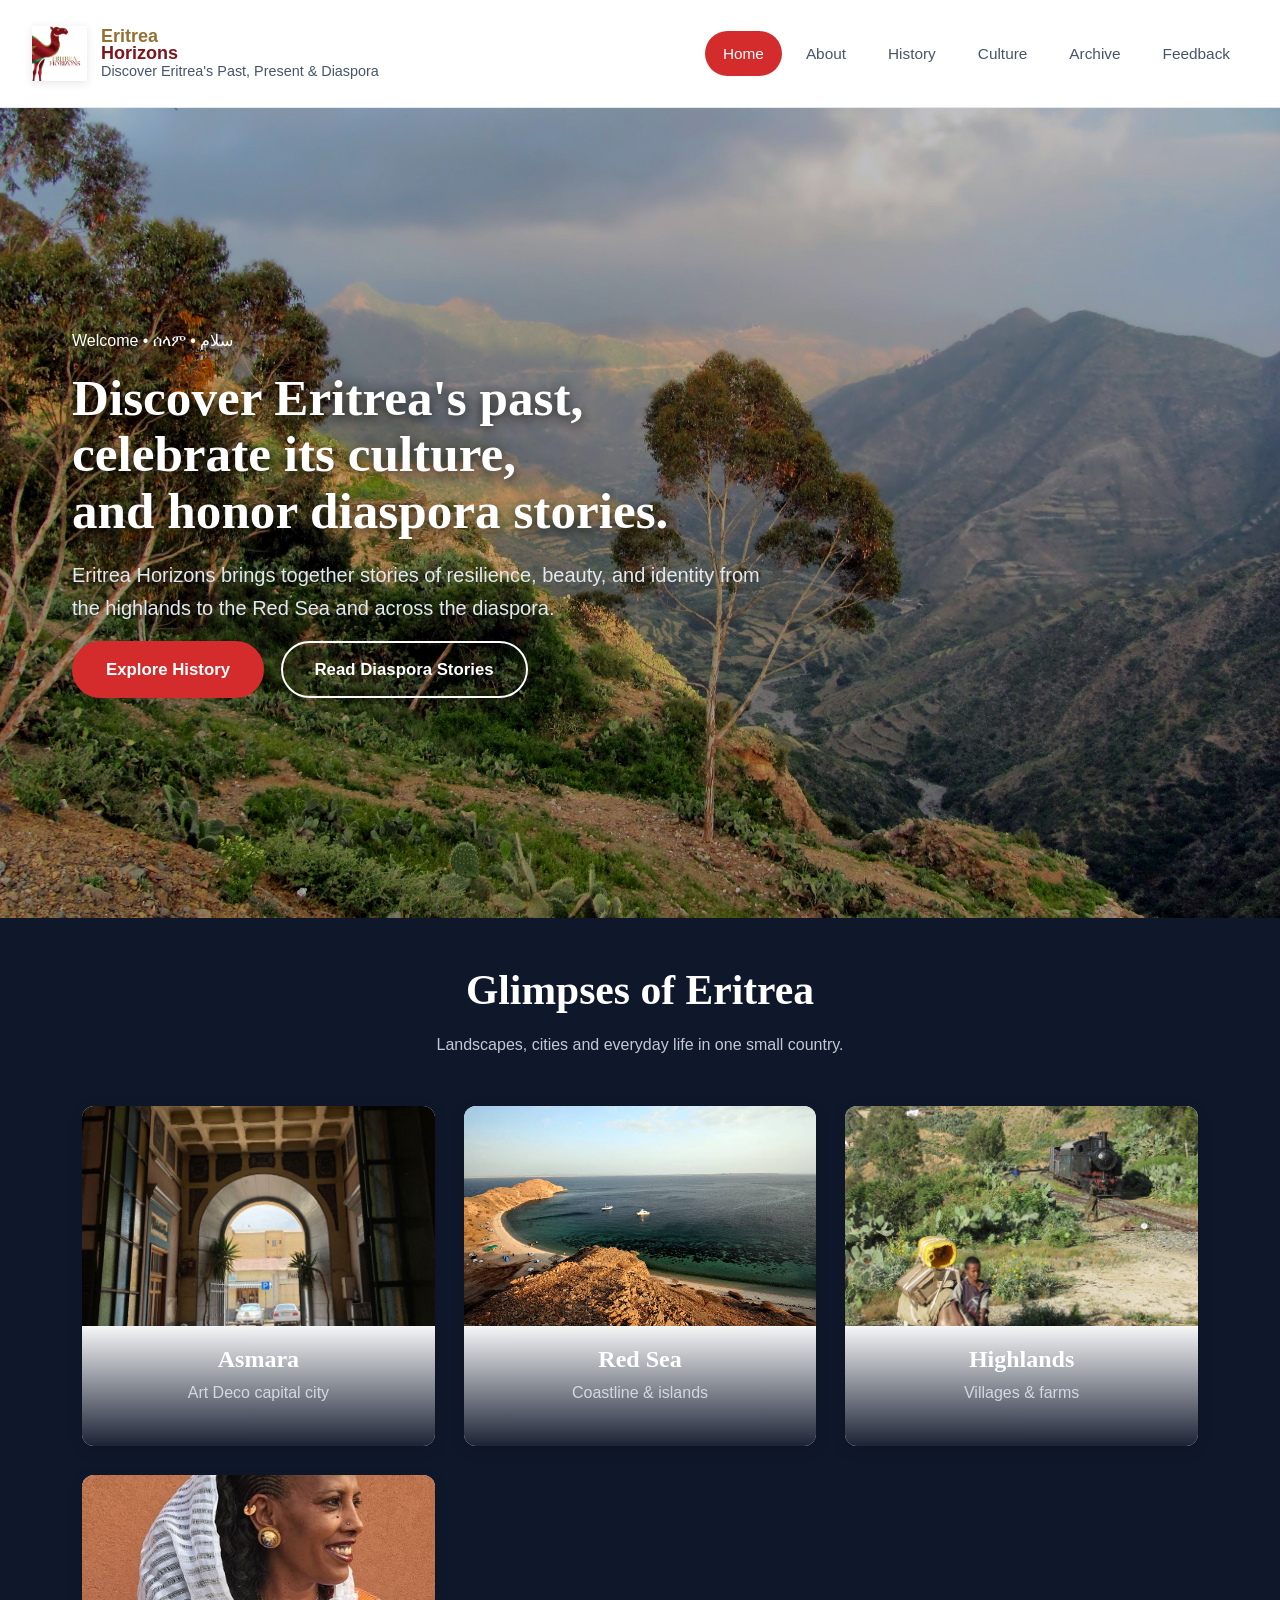
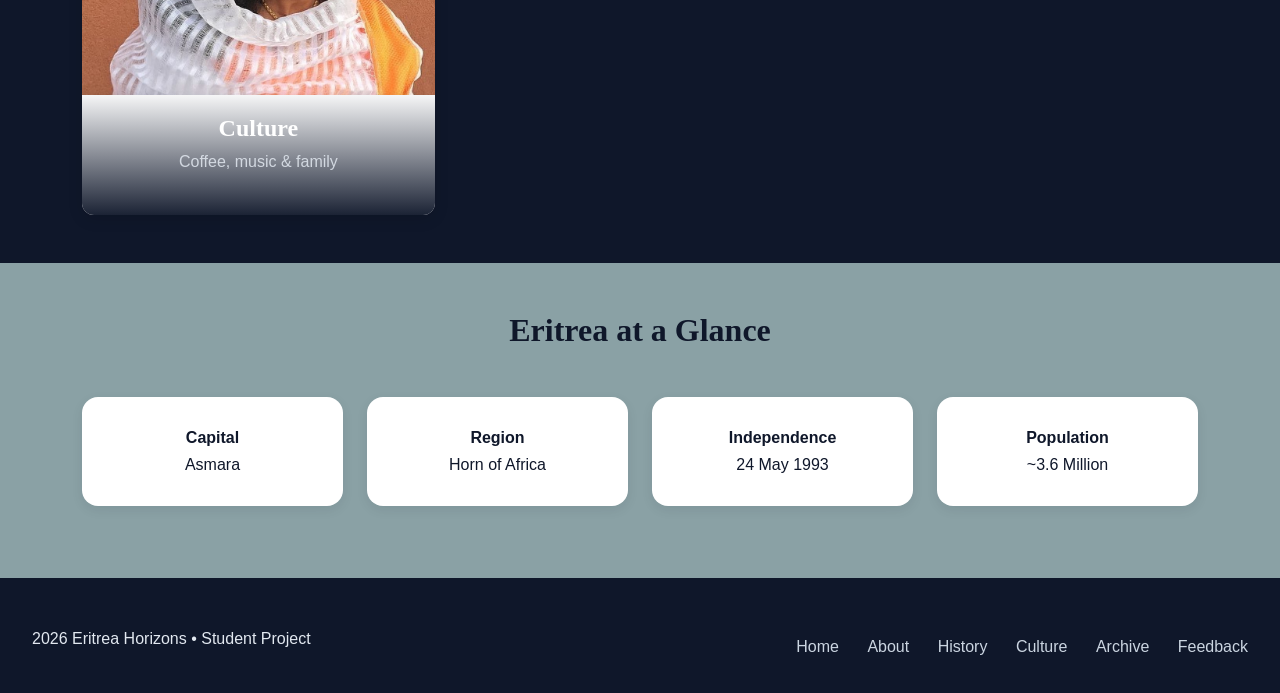
<file: index.html>
<!DOCTYPE html>
<html lang="en">
<head>
  <meta charset="UTF-8" />
  <meta name="viewport" content="width=device-width, initial-scale=1.0" />
  <title>Eritrea Horizons | Home</title>
  
  <link href="https://cdn.jsdelivr.net/npm/bootstrap@5.3.3/dist/css/bootstrap.min.css" rel="stylesheet">
  <link rel="stylesheet" href="style.css" />
</head>
<body class="page-home theme-warm">

  <header class="site-header">
    <div class="header-inner container">
      <a href="index.html" class="brand">
        <img src="images/eritrea-horizons-logo.png" 
             alt="Eritrea Horizons Logo" 
             class="logo-img" 
             width="165" 
             height="55">
        <div class="brand-text">
          <span class="eritrea-gold">Eritrea</span><br> 
          <span class="horizons-red">Horizons</span>
          <span class="brand-tagline">Discover Eritrea's Past, Present & Diaspora</span>
        </div>
      </a>

      <nav class="site-nav ms-auto" aria-label="Main navigation">
        <ul>
          <li><a href="index.html" class="nav-link is-active">Home</a></li>
          <li><a href="about.html" class="nav-link">About</a></li>
          <li><a href="history.html" class="nav-link">History</a></li>
          <li><a href="culture.html" class="nav-link">Culture</a></li>
          <li><a href="archive.html" class="nav-link">Archive</a></li>
          <li><a href="feedback.html" class="nav-link nav-cta">Feedback</a></li>
        </ul>
      </nav>

      <button class="nav-toggle" aria-expanded="false" aria-label="Toggle navigation">
        <span class="nav-toggle-bar"></span>
        <span class="nav-toggle-bar"></span>
      </button>
    </div>
  </header>

  <main>
  
    <section class="hero">
      <div class="hero-bg"></div>
      <div class="hero-overlay"></div>
      
      <div class="hero-content container">
        <div class="hero-copy">
          <p class="eyebrow">Welcome • ሰላም • سلام</p>
          <h1>Discover Eritrea's past,<br>celebrate its culture,<br>and honor diaspora stories.</h1>
          
          <p class="hero-text">
            Eritrea Horizons brings together stories of resilience, beauty, and identity from the highlands to the Red Sea and across the diaspora.
          </p>

          <div class="hero-actions">
            <a href="history.html" class="btn primary">Explore History</a>
            <a href="archive.html" class="btn ghost">Read Diaspora Stories</a>
          </div>
        </div>
      </div>
    </section>


    <section class="section-glimpses py-5">
      <div class="container">
        <h2 class="text-center mb-3">Glimpses of Eritrea</h2>
        <p class="text-center mb-5 text-muted">Landscapes, cities and everyday life in one small country.</p>

        <div class="glimpses-grid">
          <div class="glimpse-card">
            <div class="glimpse-image" style="background-image: url('images/Asmara\ Post\ Office\,\ 🇪🇷.jfif');"></div>
            <div class="glimpse-content">
              <h3>Asmara</h3>
              <p>Art Deco capital city</p>
            </div>
          </div>

          <div class="glimpse-card">
            <div class="glimpse-image" style="background-image: url('images/dahlak\ island\,\ red\ sea.jpg');"></div>
            <div class="glimpse-content">
              <h3>Red Sea</h3>
              <p>Coastline & islands</p>
            </div>
          </div>

          <div class="glimpse-card">
            <div class="glimpse-image" style="background-image: url('images/ERI\ landscape\ and\ train.jpg');"></div>
            <div class="glimpse-content">
              <h3>Highlands</h3>
              <p>Villages & farms</p>
            </div>
          </div>

          <div class="glimpse-card">
            <div class="glimpse-image" style="background-image: url('images/eritrean-woman.jpeg');"></div>
            <div class="glimpse-content">
              <h3>Culture</h3>
              <p>Coffee, music & family</p>
            </div>
          </div>
        </div>
      </div>
    </section>

 
    <section class="section-glance py-5">
      <div class="container">
        <h2 class="text-center mb-5">Eritrea at a Glance</h2>
        
        <div class="facts-grid">
          <div class="fact-item" data-explain="Known for its beautiful Italian colonial architecture and UNESCO World Heritage status.">
            <strong>Capital</strong><br>
            <span>Asmara</span>
          </div>
          <div class="fact-item" data-explain="Located in the Horn of Africa along the strategic Red Sea coastline.">
            <strong>Region</strong><br>
            <span>Horn of Africa</span>
          </div>
          <div class="fact-item" data-explain="Gained independence on 24 May 1993 after a 30-year armed struggle.">
            <strong>Independence</strong><br>
            <span>24 May 1993</span>
          </div>
          <div class="fact-item" data-explain="Approximately 3.6 million people from nine ethnic groups.">
            <strong>Population</strong><br>
            <span>~3.6 Million</span>
          </div>
        </div>
        
        <div id="fact-explanation" class="fact-explanation mt-4 text-center"></div>
      </div>
    </section>
  </main>

  <footer class="site-footer">
    <div class="container footer-inner">
      <div class="footer-left">
        <p><span id="year"></span> Eritrea Horizons • Student Project</p>
      </div>
      <div class="footer-nav">
        <a href="index.html">Home</a>
        <a href="about.html">About</a>
        <a href="history.html">History</a>
        <a href="culture.html">Culture</a>
        <a href="archive.html">Archive</a>
        <a href="feedback.html">Feedback</a>
      </div>
    </div>
  </footer>

  <script src="https://cdn.jsdelivr.net/npm/bootstrap@5.3.3/dist/js/bootstrap.bundle.min.js"></script>
  <script src="script.js"></script>
</body>
</html>
</file>
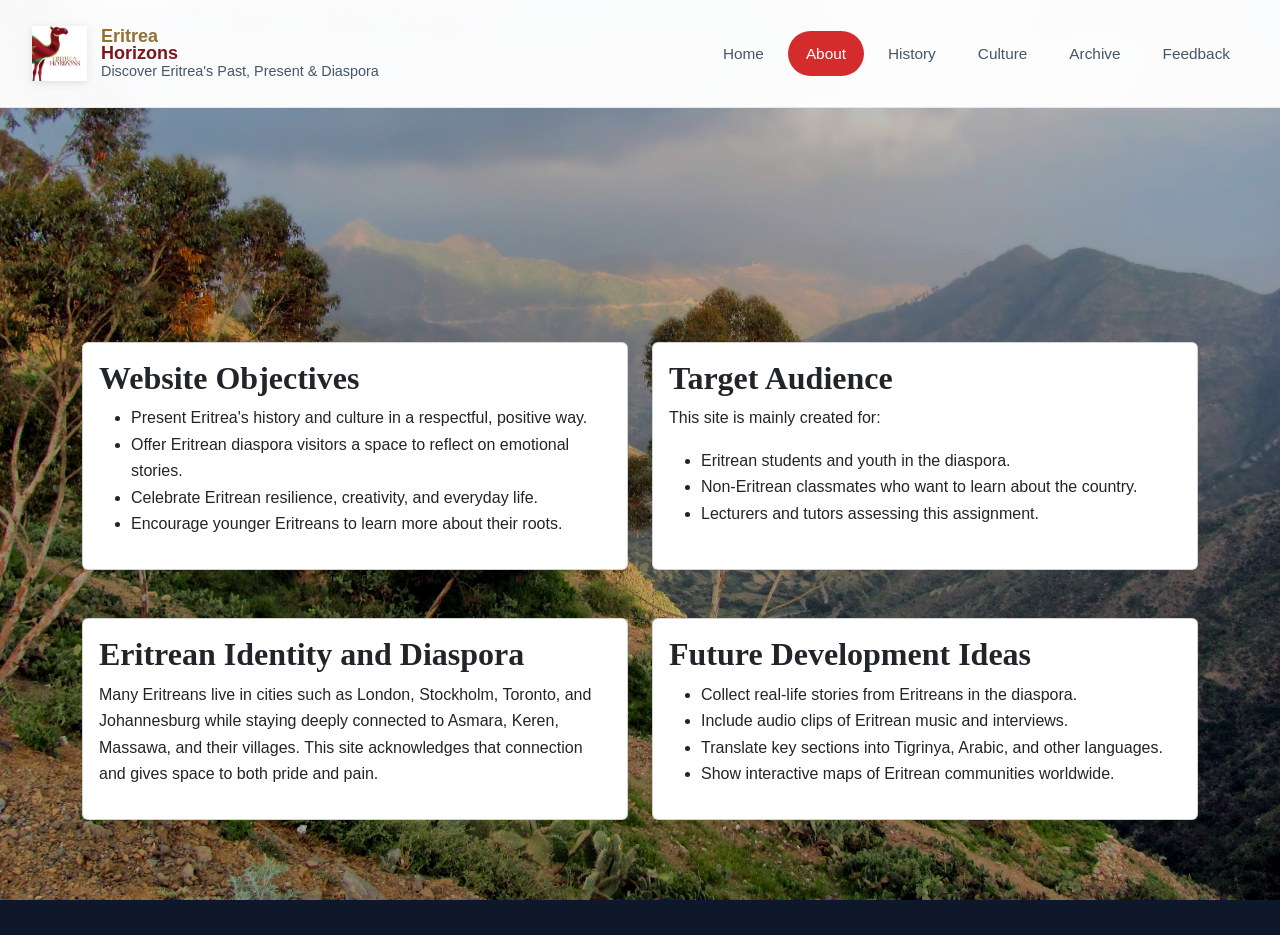
<file: about.html>
<!DOCTYPE html>
<html lang="en">
<head>
  <meta charset="UTF-8" />
  <meta name="viewport" content="width=device-width, initial-scale=1.0" />
  <title>Eritrea Horizons | About</title>
  
  <link href="https://cdn.jsdelivr.net/npm/bootstrap@5.3.3/dist/css/bootstrap.min.css" rel="stylesheet">
  <link rel="stylesheet" href="style.css" />
</head>
<body class="about">

  <header class="site-header">
    <div class="header-inner container">
      <a href="index.html" class="brand">
<img src="images/eritrea-horizons-logo.png"    
             alt="Eritrea Horizons Logo" 
             class="logo-img" 
             width="165" 
             height="55">
        <div class="brand-text">
          <span class="eritrea-gold">Eritrea</span><br> 
          <span class="horizons-red">Horizons</span>
          <span class="brand-tagline">Discover Eritrea's Past, Present & Diaspora</span>
        </div>
      </a>

      <nav class="site-nav ms-auto" aria-label="Main navigation">
        <ul>
          <li><a href="index.html" class="nav-link">Home</a></li>
          <li><a href="about.html" class="nav-link is-active">About</a></li>
          <li><a href="history.html" class="nav-link">History</a></li>
          <li><a href="culture.html" class="nav-link">Culture</a></li>
          <li><a href="archive.html" class="nav-link">Archive</a></li>
          <li><a href="feedback.html" class="nav-link nav-cta">Feedback</a></li>
        </ul>
      </nav>

      <button class="nav-toggle" aria-expanded="false" aria-label="Toggle navigation">
        <span class="nav-toggle-bar"></span>
        <span class="nav-toggle-bar"></span>
      </button>
    </div>
  </header>

  <div class="hero-bg">
        <div class="container hero-content">
            <h1>About Eritrea Horizons</h1>
            <p>Preserving our heritage, connecting our people</p>
        </div>
    </div>

  <main class="container">
    <section class="page-heading text-center py-5">
      <h1>About Eritrea Horizons</h1>
      <p class="lead">
        Eritrea Horizons is dedicated to telling Eritrean stories. It brings together history, 
        culture, and diaspora memories so that Eritreans and friends of Eritrea can explore the 
        country beyond headlines.
      </p>
    </section>

    <section class="row g-4">
      <div class="col-lg-6">
        <article class="card h-100">
          <div class="card-body">
            <h2>Website Objectives</h2>
            <ul>
              <li>Present Eritrea's history and culture in a respectful, positive way.</li>
              <li>Offer Eritrean diaspora visitors a space to reflect on emotional stories.</li>
              <li>Celebrate Eritrean resilience, creativity, and everyday life.</li>
              <li>Encourage younger Eritreans to learn more about their roots.</li>
            </ul>
          </div>
        </article>
      </div>

      <div class="col-lg-6">
        <article class="card h-100">
          <div class="card-body">
            <h2>Target Audience</h2>
            <p>This site is mainly created for:</p>
            <ul>
              <li>Eritrean students and youth in the diaspora.</li>
              <li>Non-Eritrean classmates who want to learn about the country.</li>
              <li>Lecturers and tutors assessing this assignment.</li>
            </ul>
          </div>
        </article>
      </div>
    </section>

    <section class="row g-4 mt-4">
      <div class="col-lg-6">
        <article class="card h-100">
          <div class="card-body">
            <h2>Eritrean Identity and Diaspora</h2>
            <p>
              Many Eritreans live in cities such as London, Stockholm, Toronto, and Johannesburg 
              while staying deeply connected to Asmara, Keren, Massawa, and their villages. 
              This site acknowledges that connection and gives space to both pride and pain.
            </p>
          </div>
        </article>
      </div>

      <div class="col-lg-6">
        <article class="card h-100">
          <div class="card-body">
            <h2>Future Development Ideas</h2>
            <ul>
              <li>Collect real-life stories from Eritreans in the diaspora.</li>
              <li>Include audio clips of Eritrean music and interviews.</li>
              <li>Translate key sections into Tigrinya, Arabic, and other languages.</li>
              <li>Show interactive maps of Eritrean communities worldwide.</li>
            </ul>
          </div>
        </article>
      </div>
    </section>
  </main>

  <footer class="site-footer">
    <div class="container footer-inner">
      <div class="footer-left">
        <p><span id="year"></span> Eritrea Horizons • Student Project</p>
      </div>
      
      <div class="footer-nav">
        <a href="index.html">Home</a>
        <a href="about.html">About</a>
        <a href="history.html">History</a>
        <a href="culture.html">Culture</a>
        <a href="archive.html">Archive</a>
        <a href="feedback.html">Feedback</a>
      </div>
    </div>
  </footer>

  <script src="https://cdn.jsdelivr.net/npm/bootstrap@5.3.3/dist/js/bootstrap.bundle.min.js"></script>
  <script src="script.js"></script>
</body>
</html>
</file>
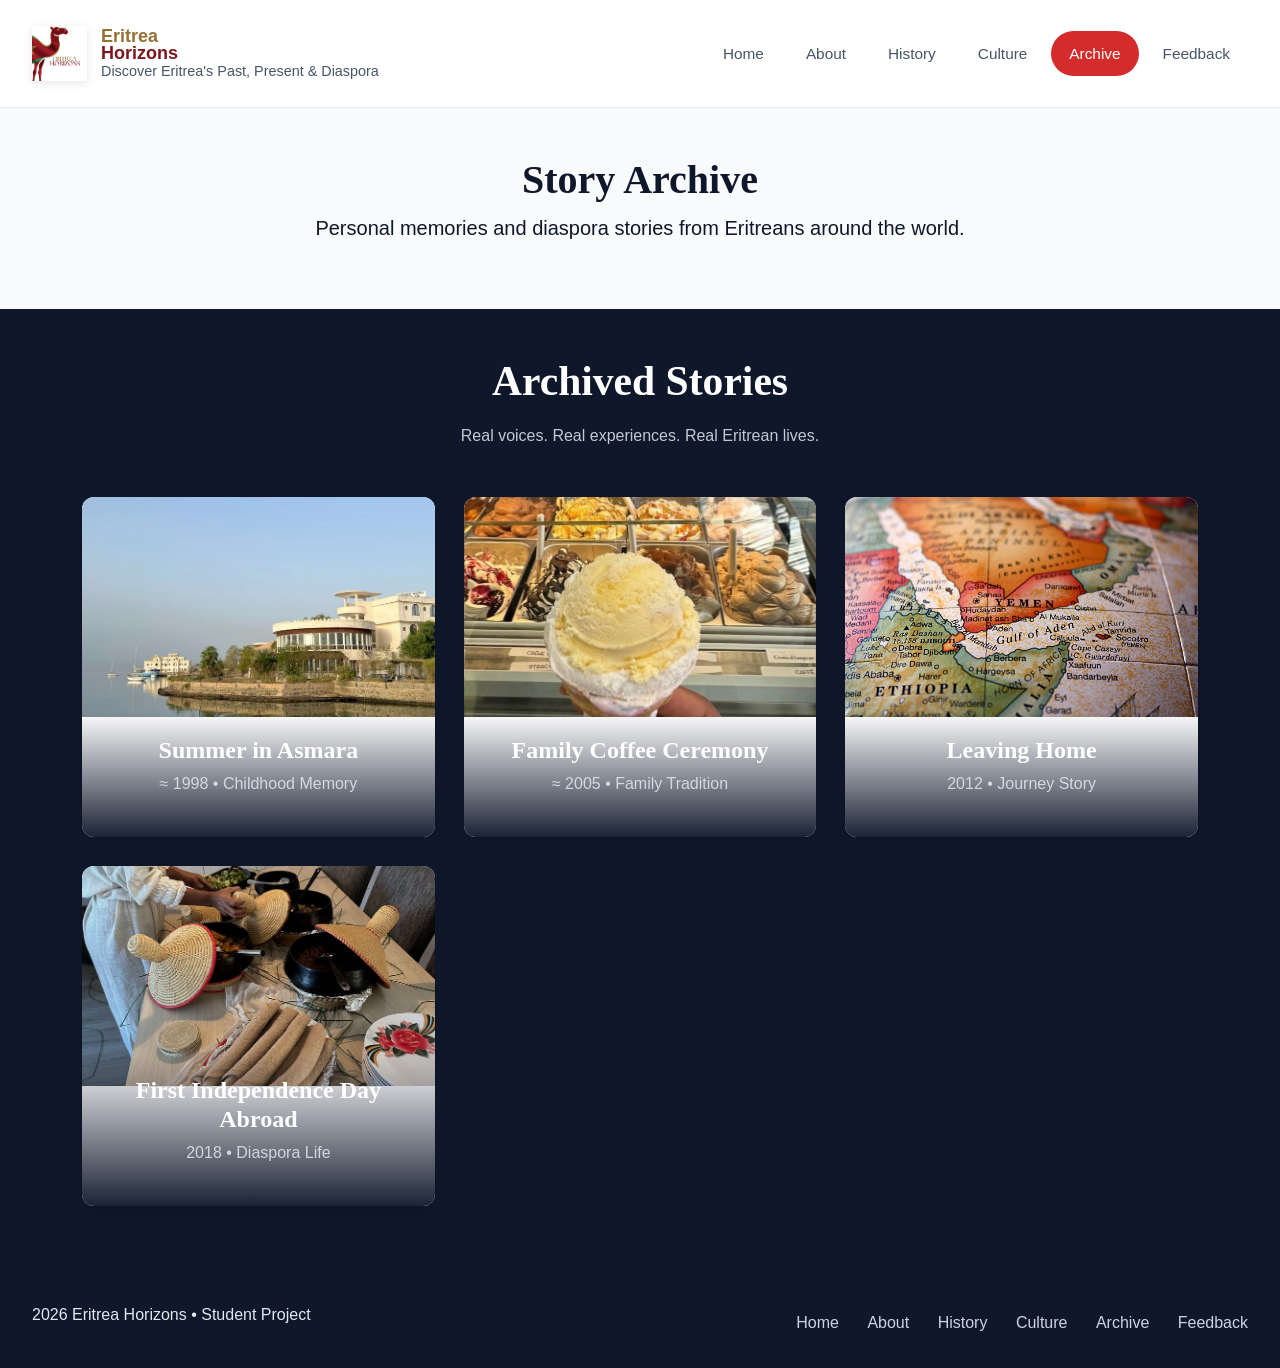
<file: archive.html>
<!DOCTYPE html>
<html lang="en">
<head>
  <meta charset="UTF-8" />
  <meta name="viewport" content="width=device-width, initial-scale=1.0" />
  <title>Eritrea Horizons | Story Archive</title>
  
  <link href="https://cdn.jsdelivr.net/npm/bootstrap@5.3.3/dist/css/bootstrap.min.css" rel="stylesheet">
  <link rel="stylesheet" href="style.css" />
</head>
<body class="page-archive theme-warm">

  <!-- HEADER -->
  <header class="site-header">
    <div class="header-inner container">
     <a href="index.html" class="brand">
        <img src="images/eritrea-horizons-logo.png" 
             alt="Eritrea Horizons Logo" 
             class="logo-img" 
             width="165" 
             height="55">
        <div class="brand-text">
          <span class="eritrea-gold">Eritrea</span><br> 
          <span class="horizons-red">Horizons</span>
          <span class="brand-tagline">Discover Eritrea's Past, Present & Diaspora</span>
        </div>
      </a>
      
      <nav class="site-nav ms-auto" aria-label="Main navigation">
        <ul>
          <li><a href="index.html" class="nav-link">Home</a></li>
          <li><a href="about.html" class="nav-link">About</a></li>
          <li><a href="history.html" class="nav-link">History</a></li>
          <li><a href="culture.html" class="nav-link">Culture</a></li>
          <li><a href="archive.html" class="nav-link is-active">Archive</a></li>
          <li><a href="feedback.html" class="nav-link nav-cta">Feedback</a></li>
        </ul>
      </nav>

      <button class="nav-toggle" aria-expanded="false" aria-label="Toggle navigation">
        <span class="nav-toggle-bar"></span>
        <span class="nav-toggle-bar"></span>
      </button>
    </div>
  </header>

  <main>
    <!-- Page Header -->
    <section class="page-heading text-center py-5">
      <div class="container">
        <h1>Story Archive</h1>
        <p class="lead">Personal memories and diaspora stories from Eritreans around the world.</p>
      </div>
    </section>

    <!-- Archived Stories - Modern Dark Style -->
    <section class="section-glimpses py-5">
      <div class="container">
        <h2 class="text-center mb-3">Archived Stories</h2>
        <p class="text-center mb-5 text-muted">Real voices. Real experiences. Real Eritrean lives.</p>

        <div class="glimpses-grid">
          <div class="glimpse-card">
            <div class="glimpse-image" style="background-image: url('images/Massawa\ Eritrea.jfif');"></div>
            <div class="glimpse-content">
              <h3>Summer in Asmara</h3>
              <p>≈ 1998 • Childhood Memory</p>
            </div>
          </div>

          <div class="glimpse-card">
            <div class="glimpse-image" style="background-image: url('images/Asmara\,\ Eritrea\ 📍🇪🇷🍨.jpg');"></div>
            <div class="glimpse-content">
              <h3>Family Coffee Ceremony</h3>
              <p>≈ 2005 • Family Tradition</p>
            </div>
          </div>

          <div class="glimpse-card">
            <div class="glimpse-image" style="background-image: url('images/map.jpg');"></div>
            <div class="glimpse-content">
              <h3>Leaving Home</h3>
              <p>2012 • Journey Story</p>
            </div>
          </div>

          <div class="glimpse-card">
            <div class="glimpse-image" style="background-image: url('images/Eritrean\ Food.jfif');"></div>
            <div class="glimpse-content">
              <h3>First Independence Day Abroad</h3>
              <p>2018 • Diaspora Life</p>
            </div>
          </div>
        </div>
      </div>
    </section>
  </main>

  <footer class="site-footer">
    <div class="container footer-inner">
      <div class="footer-left">
        <p><span id="year"></span> Eritrea Horizons • Student Project</p>
      </div>
      <div class="footer-nav">
        <a href="index.html">Home</a>
        <a href="about.html">About</a>
        <a href="history.html">History</a>
        <a href="culture.html">Culture</a>
        <a href="archive.html">Archive</a>
        <a href="feedback.html">Feedback</a>
      </div>
    </div>
  </footer>

  <script src="https://cdn.jsdelivr.net/npm/bootstrap@5.3.3/dist/js/bootstrap.bundle.min.js"></script>
  <script src="script.js"></script>
</body>
</html>
</file>
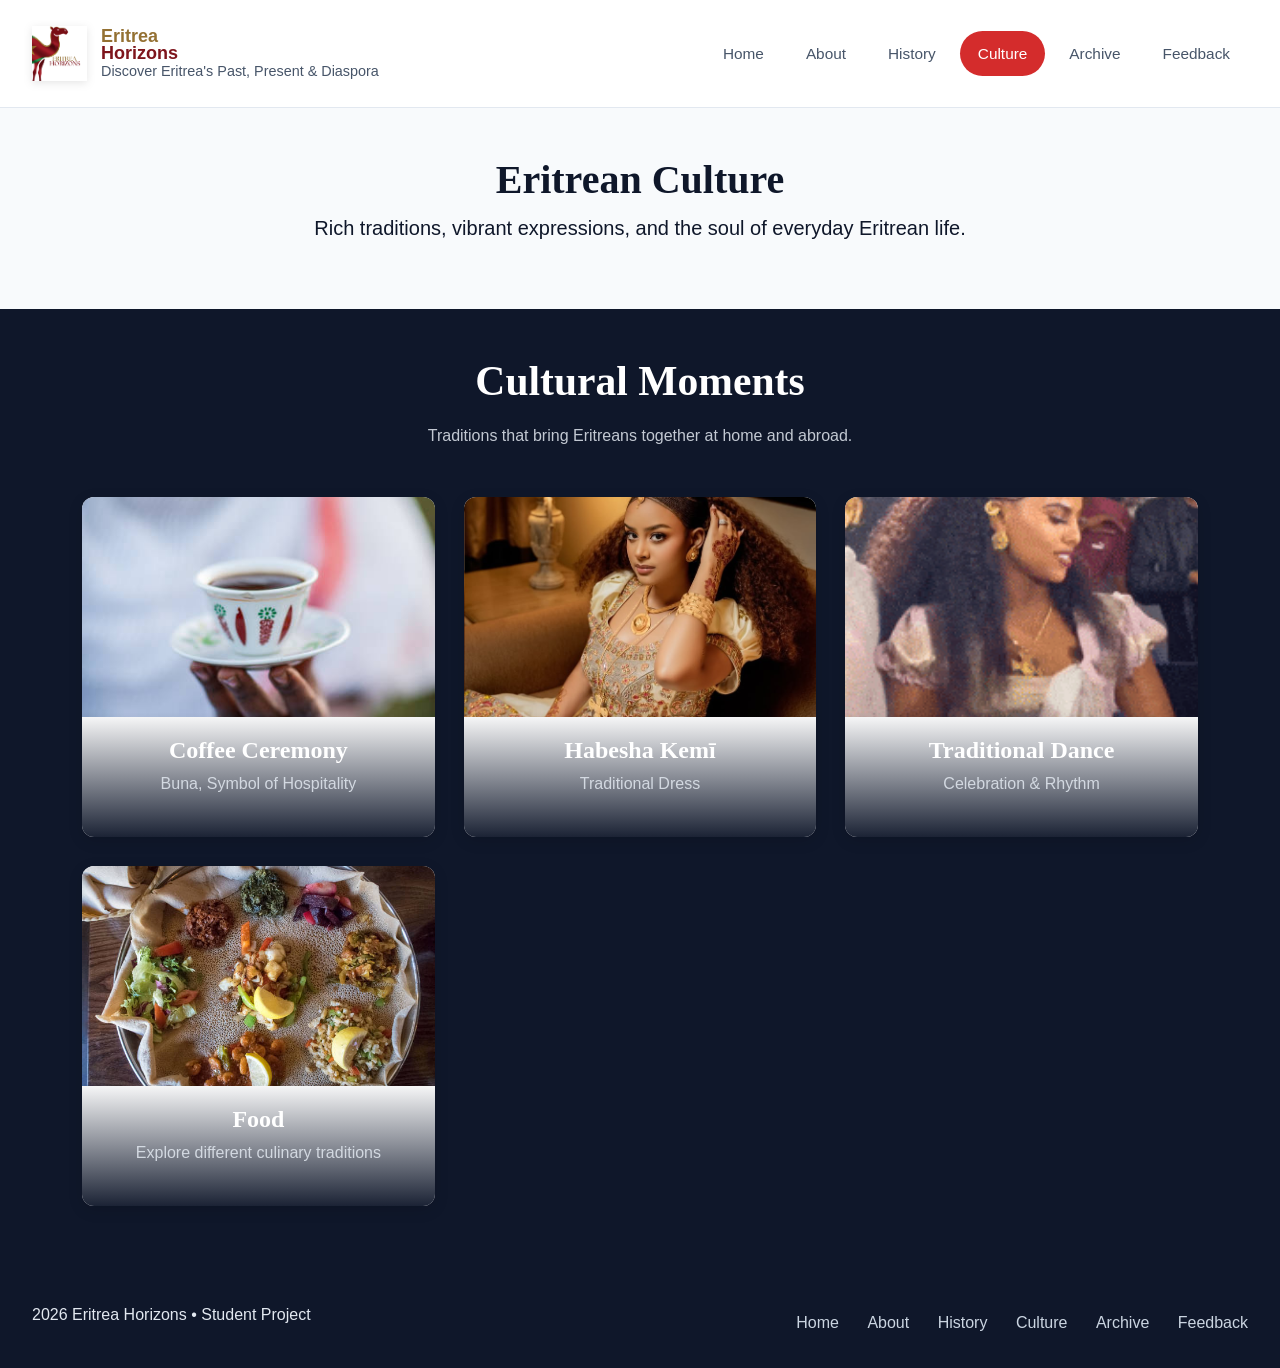
<file: culture.html>
<!DOCTYPE html>
<html lang="en">
<head>
  <meta charset="UTF-8" />
  <meta name="viewport" content="width=device-width, initial-scale=1.0" />
  <title>Eritrea Horizons | Culture</title>
  
  <link href="https://cdn.jsdelivr.net/npm/bootstrap@5.3.3/dist/css/bootstrap.min.css" rel="stylesheet">
  <link rel="stylesheet" href="style.css" />
</head>
<body class="page-culture theme-warm">

  <!-- HEADER -->
  <header class="site-header">
    <div class="header-inner container">
      <a href="index.html" class="brand">
<img src="images/eritrea-horizons-logo.png"    
             alt="Eritrea Horizons Logo" 
             class="logo-img" 
             width="165" 
             height="55">
        <div class="brand-text">
          <span class="eritrea-gold">Eritrea</span><br> 
          <span class="horizons-red">Horizons</span>
          <span class="brand-tagline">Discover Eritrea's Past, Present & Diaspora</span>
        </div>
      </a>

      <nav class="site-nav ms-auto" aria-label="Main navigation">
        <ul>
          <li><a href="index.html" class="nav-link">Home</a></li>
          <li><a href="about.html" class="nav-link">About</a></li>
          <li><a href="history.html" class="nav-link">History</a></li>
          <li><a href="culture.html" class="nav-link is-active">Culture</a></li>
          <li><a href="archive.html" class="nav-link">Archive</a></li>
          <li><a href="feedback.html" class="nav-link nav-cta">Feedback</a></li>
        </ul>
      </nav>

      <button class="nav-toggle" aria-expanded="false" aria-label="Toggle navigation">
        <span class="nav-toggle-bar"></span>
        <span class="nav-toggle-bar"></span>
      </button>
    </div>
  </header>

  <main>
    <!-- Page Header -->
    <section class="page-heading text-center py-5">
      <div class="container">
        <h1>Eritrean Culture</h1>
        <p class="lead">Rich traditions, vibrant expressions, and the soul of everyday Eritrean life.</p>
      </div>
    </section>

    <!-- Cultural Moments - Modern Style -->
    <section class="section-glimpses py-5">
      <div class="container">
        <h2 class="text-center mb-3">Cultural Moments</h2>
        <p class="text-center mb-5 text-muted">Traditions that bring Eritreans together at home and abroad.</p>

        <div class="glimpses-grid">
          <div class="glimpse-card">
            <div class="glimpse-image" style="background-image: url('images/holding\ teacup.jpg');"></div>
            <div class="glimpse-content">
              <h3>Coffee Ceremony</h3>
              <p>Buna, Symbol of Hospitality</p>
            </div>
          </div>

          <div class="glimpse-card">
            <div class="glimpse-image" style="background-image: url('images/kemis.jfif');"></div>
            <div class="glimpse-content">
              <h3>Habesha Kemī</h3>
              <p>Traditional Dress</p>
            </div>
          </div>

          <div class="glimpse-card">
            <div class="glimpse-image" style="background-image: url('images/200.gif');"></div>
            <div class="glimpse-content">
              <h3>Traditional Dance</h3>
              <p>Celebration & Rhythm</p>
            </div>
          </div>

          <div class="glimpse-card">
            <div class="glimpse-image" style="background-image: url('images/injera\ platter.jpg');"></div>
            <div class="glimpse-content">
              <h3>Food</h3>
              <p>Explore different culinary traditions</p>
            </div>
          </div>
        </div>
      </div>
    </section>
  </main>

  <!-- FOOTER -->
  <footer class="site-footer">
    <div class="container footer-inner">
      <div class="footer-left">
        <p><span id="year"></span> Eritrea Horizons • Student Project</p>
      </div>
      <div class="footer-nav">
        <a href="index.html">Home</a>
        <a href="about.html">About</a>
        <a href="history.html">History</a>
        <a href="culture.html">Culture</a>
        <a href="archive.html">Archive</a>
        <a href="feedback.html">Feedback</a>
      </div>
    </div>
  </footer>

  <script src="https://cdn.jsdelivr.net/npm/bootstrap@5.3.3/dist/js/bootstrap.bundle.min.js"></script>
  <script src="script.js"></script>
</body>
</html>
</file>
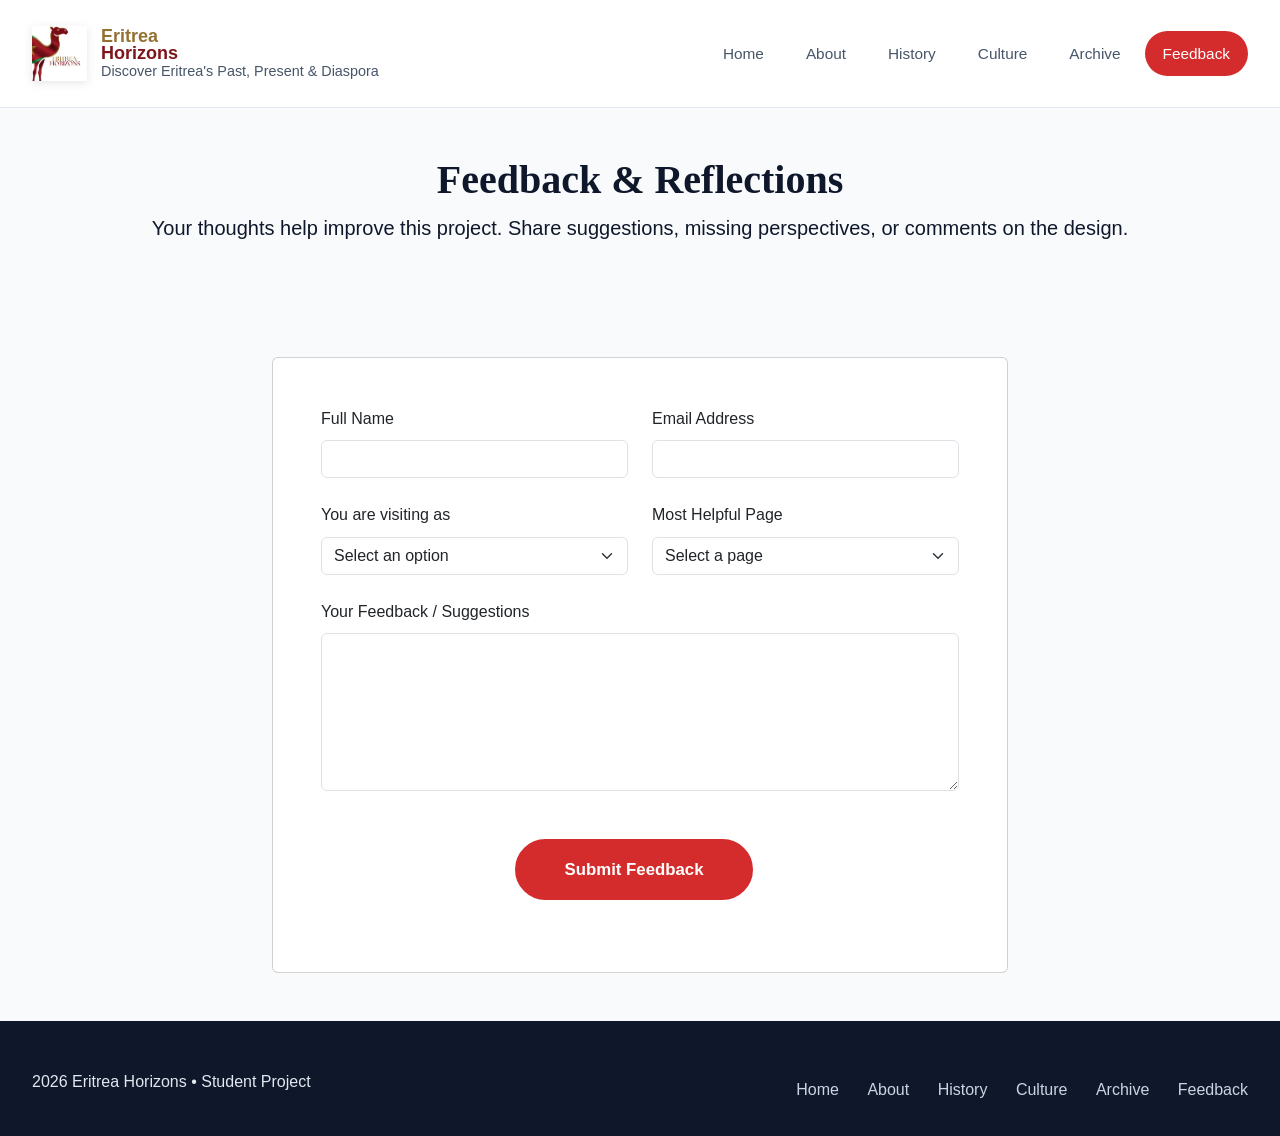
<file: feedback.html>
<!DOCTYPE html>
<html lang="en">
<head>
  <meta charset="UTF-8" />
  <meta name="viewport" content="width=device-width, initial-scale=1.0" />
  <title>Eritrea Horizons | Feedback</title>
  
  <link href="https://cdn.jsdelivr.net/npm/bootstrap@5.3.3/dist/css/bootstrap.min.css" rel="stylesheet">
  <link rel="stylesheet" href="style.css" />
</head>
<body class="page-feedback theme-warm">

  <!-- HEADER -->
  <header class="site-header">
    <div class="header-inner container">
      <a href="index.html" class="brand">
        <img src="images/eritrea-horizons-logo.png"
             alt="Eritrea Horizons Logo" 
             class="logo-img" 
             width="165" 
             height="55">
        <div class="brand-text">
          <span class="eritrea-gold">Eritrea</span><br> 
          <span class="horizons-red">Horizons</span>
          <span class="brand-tagline">Discover Eritrea's Past, Present & Diaspora</span>
        </div>
      </a>

      <nav class="site-nav ms-auto" aria-label="Main navigation">
        <ul>
          <li><a href="index.html" class="nav-link">Home</a></li>
          <li><a href="about.html" class="nav-link">About</a></li>
          <li><a href="history.html" class="nav-link">History</a></li>
          <li><a href="culture.html" class="nav-link">Culture</a></li>
          <li><a href="archive.html" class="nav-link">Archive</a></li>
          <li><a href="feedback.html" class="nav-link nav-cta is-active">Feedback</a></li>
        </ul>
      </nav>

      <button class="nav-toggle" aria-expanded="false" aria-label="Toggle navigation">
        <span class="nav-toggle-bar"></span>
        <span class="nav-toggle-bar"></span>
      </button>
    </div>
  </header>

  <main>
    <!-- Page Header -->
    <section class="page-heading text-center py-5">
      <div class="container">
        <h1>Feedback & Reflections</h1>
        <p class="lead">
          Your thoughts help improve this project. Share suggestions, missing perspectives, or comments on the design.
        </p>
      </div>
    </section>

    <!-- Feedback Form -->
    <section class="py-5">
      <div class="container">
        <div class="row justify-content-center">
          <div class="col-lg-8">
            <div class="card form-card shadow-soft">
              <div class="card-body p-5">
                <form id="feedbackForm" novalidate>
                  <div class="row g-4">
                    <div class="col-md-6">
                      <label for="name" class="form-label">Full Name</label>
                      <input type="text" id="name" name="name" class="form-control" required>
                    </div>
                    <div class="col-md-6">
                      <label for="email" class="form-label">Email Address</label>
                      <input type="email" id="email" name="email" class="form-control" required>
                    </div>

                    <div class="col-md-6">
                      <label for="role" class="form-label">You are visiting as</label>
                      <select id="role" name="role" class="form-select" required>
                        <option value="">Select an option</option>
                        <option value="student">Student</option>
                        <option value="tutor">Tutor / Lecturer</option>
                        <option value="diaspora">Eritrean Diaspora</option>
                        <option value="other">Other</option>
                      </select>
                    </div>

                    <div class="col-md-6">
                      <label for="page" class="form-label">Most Helpful Page</label>
                      <select id="page" name="page" class="form-select" required>
                        <option value="">Select a page</option>
                        <option value="home">Home</option>
                        <option value="history">History</option>
                        <option value="culture">Culture</option>
                        <option value="archive">Archive</option>
                      </select>
                    </div>

                    <div class="col-12">
                      <label for="message" class="form-label">Your Feedback / Suggestions</label>
                      <textarea id="message" name="message" rows="6" class="form-control" required></textarea>
                    </div>
                  </div>

                  <div class="text-center mt-5">
                    <button type="submit" class="btn primary px-5 py-3">Submit Feedback</button>
                  </div>

                  <p id="formMessage" class="form-message text-center mt-4" aria-live="polite"></p>
                </form>
              </div>
            </div>
          </div>
        </div>
      </div>
    </section>
  </main>

  <!-- Footer -->
  <footer class="site-footer">
    <div class="container footer-inner">
      <div class="footer-left">
        <p><span id="year"></span> Eritrea Horizons • Student Project</p>
      </div>
      
      <div class="footer-nav">
        <a href="index.html">Home</a>
        <a href="about.html">About</a>
        <a href="history.html">History</a>
        <a href="culture.html">Culture</a>
        <a href="archive.html">Archive</a>
        <a href="feedback.html">Feedback</a>
      </div>
    </div>
  </footer>

  <script src="https://cdn.jsdelivr.net/npm/bootstrap@5.3.3/dist/js/bootstrap.bundle.min.js"></script>
  <script src="script.js"></script>
</body>
</html>
</file>
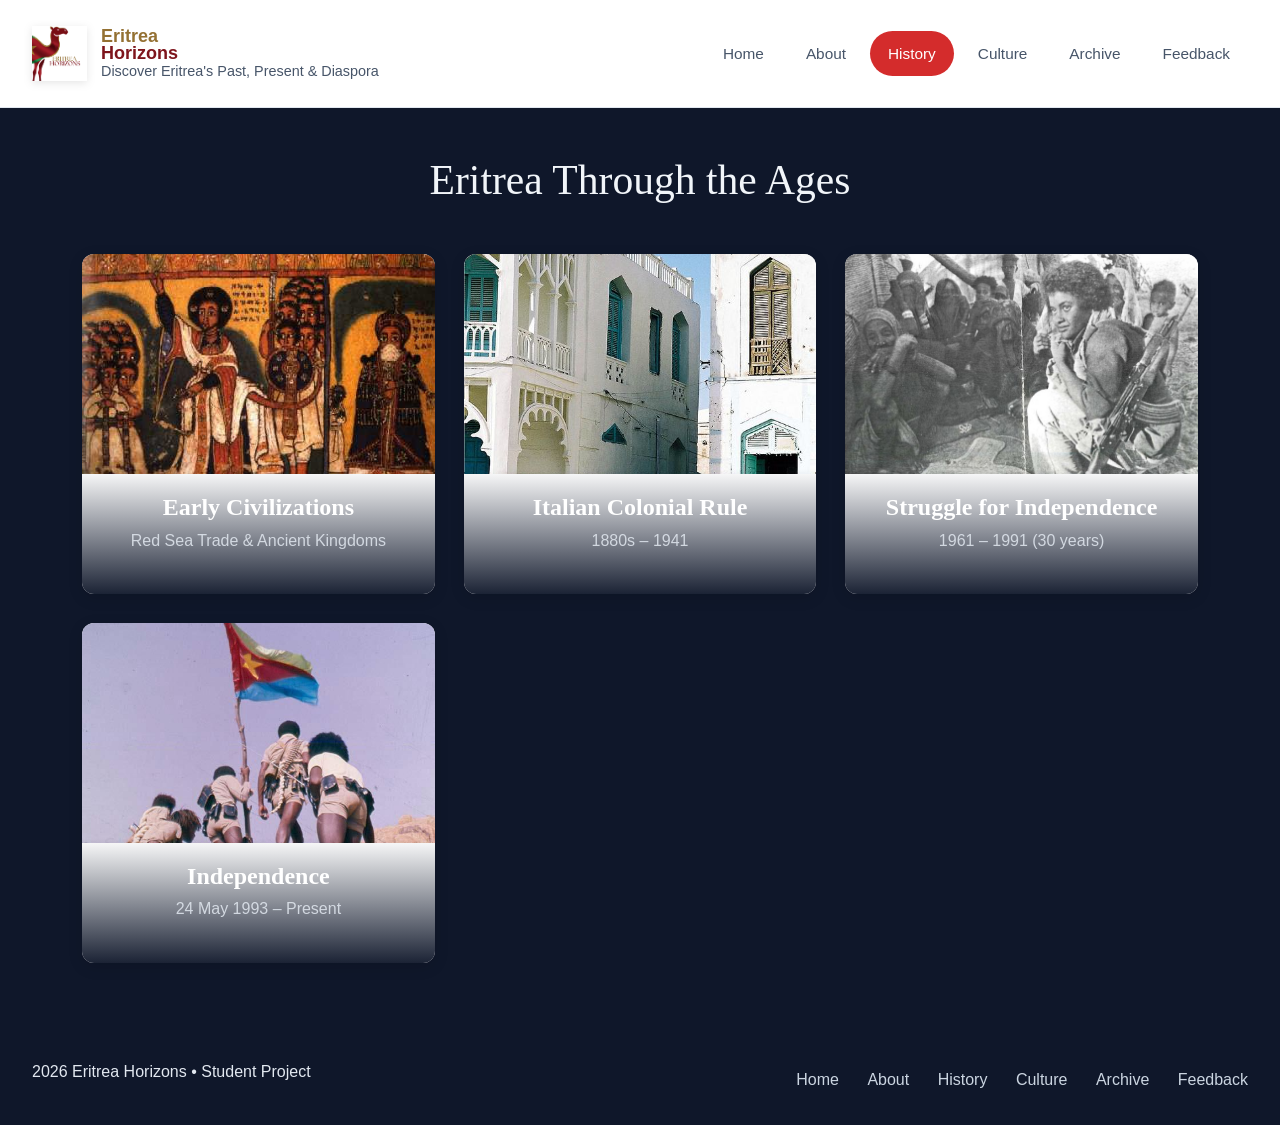
<file: history.html>
<!DOCTYPE html>
<html lang="en">
<head>
  <meta charset="UTF-8" />
  <meta name="viewport" content="width=device-width, initial-scale=1.0" />
  <title>Eritrea Horizons | History</title>
  
  <link href="https://cdn.jsdelivr.net/npm/bootstrap@5.3.3/dist/css/bootstrap.min.css" rel="stylesheet">
  <link rel="stylesheet" href="style.css" />
</head>
<body class="page-history theme-warm">

  <!-- HEADER -->
  <header class="site-header">
    <div class="header-inner container">
      <a href="index.html" class="brand">
        <img src="images/eritrea-horizons-logo.png" 
             alt="Eritrea Horizons Logo" 
             class="logo-img" 
             width="165" 
             height="55">
        <div class="brand-text">
          <span class="eritrea-gold">Eritrea</span><br> 
          <span class="horizons-red">Horizons</span>
          <span class="brand-tagline">Discover Eritrea's Past, Present & Diaspora</span>
        </div>
      </a>

      <nav class="site-nav ms-auto" aria-label="Main navigation">
        <ul>
          <li><a href="index.html" class="nav-link">Home</a></li>
          <li><a href="about.html" class="nav-link">About</a></li>
          <li><a href="history.html" class="nav-link is-active">History</a></li>
          <li><a href="culture.html" class="nav-link">Culture</a></li>
          <li><a href="archive.html" class="nav-link">Archive</a></li>
          <li><a href="feedback.html" class="nav-link nav-cta">Feedback</a></li>
        </ul>
      </nav>

      <button class="nav-toggle" aria-expanded="false" aria-label="Toggle navigation">
        <span class="nav-toggle-bar"></span>
        <span class="nav-toggle-bar"></span>
      </button>
    </div>
  </header>

  <main>
    <!-- Page Header -->
<section class="section-glimpses py-5">
  <div class="container">
    <h2 class="text-center mb-5">Eritrea Through the Ages</h2>

    <div class="glimpses-grid">

      <!-- Card 1 -->
      <div class="glimpse-card" data-modal="modal-1">
        <div class="glimpse-image" style="background-image: url('images/aincent.jpg');"></div>
        <div class="glimpse-content">
          <h3>Early Civilizations</h3>
          <p>Red Sea Trade & Ancient Kingdoms</p>
        </div>
      </div>

      <!-- Card 2 -->
      <div class="glimpse-card" data-modal="modal-2">
        <div class="glimpse-image" style="background-image: url('images/Massawa\ streets.jfif');"></div>
        <div class="glimpse-content">
          <h3>Italian Colonial Rule</h3>
          <p>1880s – 1941</p>
        </div>
      </div>

      <!-- Card 3 -->
      <div class="glimpse-card" data-modal="modal-3">
        <div class="glimpse-image" style="background-image: url('images/Eritrea.jfif');"></div>
        <div class="glimpse-content">
          <h3>Struggle for Independence</h3>
          <p>1961 – 1991 (30 years)</p>
        </div>
      </div>

      <!-- Card 4 -->
      <div class="glimpse-card" data-modal="modal-4">
        <div class="glimpse-image" style="background-image: url('images/independence-93.jpg');"></div>
        <div class="glimpse-content">
          <h3>Independence</h3>
          <p>24 May 1993 – Present</p>
        </div>
      </div>

    </div>
  </div>
</section>

<!-- Full Screen Modal -->
<div class="full-modal" id="fullModal">
  <div class="modal-content">
    <button class="modal-close"></button>
    
    <div class="modal-body" id="modalBody">
    </div>
  </div>
</div>
  </main>

  <footer class="site-footer">
    <div class="container footer-inner">
      <div class="footer-left">
        <p><span id="year"></span> Eritrea Horizons • Student Project</p>
      </div>
      <div class="footer-nav">
        <a href="index.html">Home</a>
        <a href="about.html">About</a>
        <a href="history.html">History</a>
        <a href="culture.html">Culture</a>
        <a href="archive.html">Archive</a>
        <a href="feedback.html">Feedback</a>
      </div>
    </div>
  </footer>

  <script src="https://cdn.jsdelivr.net/npm/bootstrap@5.3.3/dist/js/bootstrap.bundle.min.js"></script>
  <script src="script.js"></script>
</body>
</html>
</file>
<file: style.css>
:root {
  --color-bg: #f8fafc;
  --color-surface: #ffffff;
  --color-text: #0f172a;
  --color-muted: #475569;
  --color-red: #d42c2c;
  --color-gold: #f0b93a;
  --radius-md: 12px;
  --radius-lg: 18px;
  --shadow-soft: 0 4px 12px rgba(15, 23, 42, 0.08);
  --transition: 280ms ease-out;

  --font-heading: "Times New Roman", Times, serif;
  --font-body: Verdana, Geneva, sans-serif;
}

* { box-sizing: border-box; }

html { scroll-behavior: smooth; }

body {
  margin: 0;
  font-family: var(--font-body);
  color: var(--color-text);
  line-height: 1.65;
  background: var(--color-bg);
}

h1, h2, h3, h4, h5, h6 {
  font-family: var(--font-heading);
  font-weight: bold;
}

/* HEADER */
.site-header {
  position: sticky;
  top: 0;
  z-index: 1000;
  background: rgba(255, 255, 255, 0.97);
  backdrop-filter: blur(12px);
  border-bottom: 1px solid #e2e8f0;
}

.header-inner {
  max-width: 1400px;
  margin: 0 auto;
  display: flex;
  align-items: center;
  justify-content: space-between;
  padding: 14px 32px;
}

.brand {
  display: flex;
  align-items: center;
  gap: 12px;
  text-decoration: none;
}

.brand-text {
  display: flex;
  flex-direction: column;
  justify-content: center;
  line-height: 1.05;
}

.brand-name {
  font-size: 1.45rem;
  font-weight: bold;
  display: inline-block;
  margin-bottom: 2px;
}

.eritrea-gold {
  color: #947133;          
  display: block;
  font-weight: bolder;
  font-size: large; 
}

.horizons-red {
  color: #7e151c;           
  display: block;
  margin-top: -20px; 
  font-weight: bolder; 
  font-size: large;       
}

.brand-name {
  letter-spacing: 1.5px;
}

.logo-img { max-height: 60px; width: auto; }

.brand-name { font-size: 1.35rem; font-weight: bold; }
.brand-tagline { font-size: 0.9rem; color: var(--color-muted); display: block; }

/* NAVIGATION */
.site-nav ul {
  display: flex;
  gap: 8px;
  list-style: none;
  margin: 0;
  padding: 0;
}

.nav-link {
  padding: 10px 20px;
  border-radius: 9999px;
  color: var(--color-muted);
  transition: all var(--transition);
}

.nav-link:hover { background: #f1f5f9; color: var(--color-text); }
.nav-link.is-active { background: var(--color-red); color: white; }

.hero {
  position: relative;
  min-height: 90vh;
  display: flex;
  align-items: center;
  color: rgb(255, 255, 255);
  overflow: scroll;
}

.hero-bg {
  position: absolute;
  inset: 0;
  background-image: url('images/beautiful-landscape.jpg');
  background-size: cover;
  background-position: center;
  filter: brightness(0.75) contrast(1.05);
}

.hero-overlay {
  position: absolute;
  inset: 0;
}

.hero-content { position: relative; z-index: 2; max-width: 1200px; margin: 0 auto; padding: 0 32px; }

.hero-copy h1 {
  color: white;
  text-shadow: 0 3px 12px rgba(0,0,0,0.7);
  font-size: 3.2rem;
  line-height: 1.1;
}

.hero-text {
  margin-top: 20px;
  color: #e2e8f0;
  font-size: 1.25rem;
  max-width: 700px;
}

.section-glimpses {
  background: #0f172a;
  color: white;
  padding: 5rem 0;
}

.section-glimpses .text-muted,
.section-glimpses p {
  color: #e2e8f0 !important;
  opacity: 0.85;
}

.section-glimpses p.lead,
.section-glimpses .text-center.mb-5 {
  color: #f1f5f9;
  font-weight: 400;
}

.section-glimpses h2 { color: white; font-size: 2.6rem; }

.glimpses-grid {
  display: grid;
  grid-template-columns: repeat(auto-fit, minmax(260px, 1fr));
  gap: 24px;
}

.glimpse-card {
  position: relative;
  height: 340px;
  border-radius: 16px;
  overflow: hidden;
  box-shadow: 0 10px 30px rgba(0,0,0,0.4);
  transition: all 0.4s ease;
  cursor: pointer;
}

.glimpse-card:hover { transform: translateY(-12px); }

.glimpse-image {
  position: absolute;
  inset: 0;
  background-size: cover;
  background-position: center;
  transition: transform 0.6s ease;
}

.glimpse-card:hover .glimpse-image { transform: scale(1.1); }

.glimpse-content {
  position: absolute;
  bottom: 0;
  left: 0;
  right: 0;
  background: linear-gradient(transparent, rgba(15,23,42,0.95));
  padding: 28px 20px 24px;
}

.glimpse-content h3 { margin: 0 0 6px; font-size: 1.5rem; }


.section-glance {
  background: #8aa1a5;
  padding: 5rem 0;
}

.facts-grid {
  display: grid;
  grid-template-columns: repeat(auto-fit, minmax(260px, 1fr));
  gap: 24px;
}

.fact-item {
  background: white;
  padding: 28px 20px;
  border-radius: 16px;
  text-align: center;
  box-shadow: var(--shadow-soft);
  transition: all 0.3s ease;
  cursor: pointer;
}

.fact-item:hover {
  transform: translateY(-8px);
  box-shadow: 0 15px 30px rgba(212,44,44,0.15);
}

/* FOOTER */
.site-footer {
  background: #0f172a;
  color: #e2e8f0;
  padding: 3rem 0 1.5rem;
}

.footer-inner {
  max-width: 1400px;
  margin: 0 auto;
  padding: 0 32px;
  display: flex;
  justify-content: space-between;
  align-items: center;
  flex-wrap: wrap;
  gap: 20px;
}

.footer-nav a {
  color: #cbd5e1;
  text-decoration: none;
  margin-left: 24px;
}

.footer-nav a:hover { color: var(--color-gold); }

/* Mobile Menu */
.nav-toggle { display: none; }

@media (max-width: 992px) {
  .nav-toggle { display: flex; flex-direction: column; gap: 5px; }
  .site-nav { display: none; position: absolute; top: 100%; left: 0; right: 0; background: white; box-shadow: 0 10px 20px rgba(0,0,0,0.1); }
  .site-nav.open { display: block; }
  .site-nav ul { flex-direction: column; padding: 15px 24px; }
}

.site-header {
  padding: 12px 0;                    
}

.header-inner {
  padding: 14px 32px;
  min-height: 78px;                   
  align-items: center;
}

.logo-img {
  max-height: 100px;                   
  flex-shrink: 0;
  filter: drop-shadow(0 2px 4px rgba(0,0,0,0.1)); /* Makes it pop a bit */
  transition: transform 0.3s ease;
}

.logo-img:hover {
  transform: scale(1.05);
}

/* Keep navigation clean and not too big */
.site-nav ul {
  gap: 6px;
}

.nav-link {
  padding: 10px 18px;
  font-size: 0.96rem;
}

/* Brand text alignment */
.brand {
  gap: 14px;                          /* Space between logo and text */
}

.brand-text {
  line-height: 1.1;
}

.btn {
    padding: 14px 32px;
    border-radius: 50px;
    font-weight: 600;
    text-decoration: none;
    display: inline-block;
    transition: all 0.3s ease;
    font-size: 1.05rem;
    margin-right: 12px;
}

.btn.primary {
    background: var(--color-red);    
    color: white !important;
    border: 2px solid var(--color-red);
}

.btn.primary:hover {
    background: #b31f1f;
    transform: translateY(-4px);
    box-shadow: 0 10px 20px rgba(212, 44, 44, 0.3);
}

.btn.ghost {
    background: transparent;
    color: white !important;
    border: 2px solid white;
}

.btn.ghost:hover {
    background: white;
    color: var(--color-red) !important;
    transform: translateY(-4px);
}

@media (max-width: 768px) {
    .hero-actions .btn {
        margin-bottom: 12px;
        width: 100%;
        text-align: center;
    }
}

.glimpses-grid {
  display: grid;
  grid-template-columns: repeat(auto-fit, minmax(280px, 1fr));
  gap: 1.8rem;
}

.glimpse-card {
  background: white;
  border-radius: 12px;
  overflow: hidden;
  box-shadow: 0 4px 15px rgba(0, 0, 0, 0.12);
  cursor: pointer;
  transition: all 0.3s ease;
}

.glimpse-card:hover {
  transform: translateY(-10px);
  box-shadow: 0 15px 30px rgba(0, 0, 0, 0.2);
}

.glimpse-image {
  height: 220px;
  background-size: cover;
  background-position: center;
}

.glimpse-content {
  padding: 1.5rem;
  text-align: center;
}

.full-modal {
  display: none;
  position: fixed;
  top: 0;
  left: 0;
  width: 100%;
  height: 100%;
  background: rgba(0, 0, 0, 0.92);
  z-index: 9999;
  align-items: center;
  justify-content: center;
  padding: 20px;
  overflow-y: auto;
}

.full-modal.show {
  display: flex;
}

.modal-content {
  background: #fff;
  max-width: 800px;
  width: 100%;
  border-radius: 16px;
  position: relative;
  max-height: 92vh;
  overflow-y: auto;
  box-shadow: 0 20px 50px rgba(0, 0, 0, 0.4);
}

.modal-close {
  position: absolute;
  top: 15px;
  right: 20px;
  font-size: 2.5rem;
  background: none;
  border: none;
  color: #333;
  cursor: pointer;
  z-index: 10;
  line-height: 1;
}

.modal-body {
  padding: 3rem 2.5rem;
  line-height: 1.7;
  color: #222;
}

.modal-body h2 {
  margin-bottom: 1.5rem;
  color: #b8860b;
}

@media (max-width: 576px) {
  .modal-body { padding: 2rem 1.5rem; }
}

.glimpse-image {
  height: 220px;
  overflow: hidden;
  position: relative;
}

.glimpse-image img {
  width: 100%;
  height: 100%;
  object-fit: cover;       
  display: block;
}

@media (max-width: 992px) {
  .hero-copy h1 { font-size: 2.6rem; }
  .glimpses-grid { grid-template-columns: 1fr 1fr; }
  .facts-grid { grid-template-columns: 1fr 1fr; }
  .footer-inner { flex-direction: column; align-items: center; text-align: center; }
  .footer-nav a { margin-left: 12px; }
}

@media (max-width: 768px) {
  .header-inner { padding: 10px 20px; }
  .logo-img { max-height: 52px; }
  .hero-copy h1 { font-size: 2.2rem; }
  .hero-text { font-size: 1.05rem; }
  .glimpses-grid { grid-template-columns: 1fr; }
  .facts-grid { grid-template-columns: 1fr 1fr; }
  .section-glimpses, .section-glance { padding: 3.5rem 0; }
}


@media (max-width: 480px) {
  .header-inner {
    padding: 10px 16px;
    min-height: auto;
    flex-wrap: nowrap;
    gap: 8px;
  }

  .logo-img {
    max-height: 48px;
    width: auto;
  }

  .brand {
    gap: 8px;
    flex-shrink: 1;
    min-width: 0;
  }

  .brand-text {
    display: none;
  }

  .hero {
    min-height: 100svh;
    overflow: hidden;
  }

  .hero-copy h1 {
    font-size: 2rem;
    line-height: 1.2;
  }

  .hero-text {
    font-size: 1rem;
  }

  .hero-content {
    padding: 0 16px;
  }

  .glimpses-grid {
    grid-template-columns: 1fr;
    gap: 1.2rem;
  }

  .facts-grid {
    grid-template-columns: 1fr 1fr;
    gap: 16px;
  }

  .footer-inner {
    flex-direction: column;
    align-items: center;
    text-align: center;
    gap: 12px;
    padding: 0 16px;
  }

  .footer-nav {
    display: flex;
    flex-wrap: wrap;
    justify-content: center;
    gap: 8px;
  }

  .footer-nav a {
    margin-left: 0;
  }

  .section-glimpses,
  .section-glance {
    padding: 3rem 0;
  }
}

@media (max-width: 430px) {
  .facts-grid {
    grid-template-columns: 1fr 1fr;
  }

  .btn {
    padding: 12px 24px;
    font-size: 0.95rem;
  }
}
@media (max-width: 320px) {
  .brand-text { display: none; }
  .hero-copy h1 { font-size: 1.7rem; }
  .btn { padding: 10px 18px; font-size: 0.88rem; }
  .facts-grid { grid-template-columns: 1fr; }
  .glimpse-content h3 { font-size: 1.1rem; }
}
</file>
